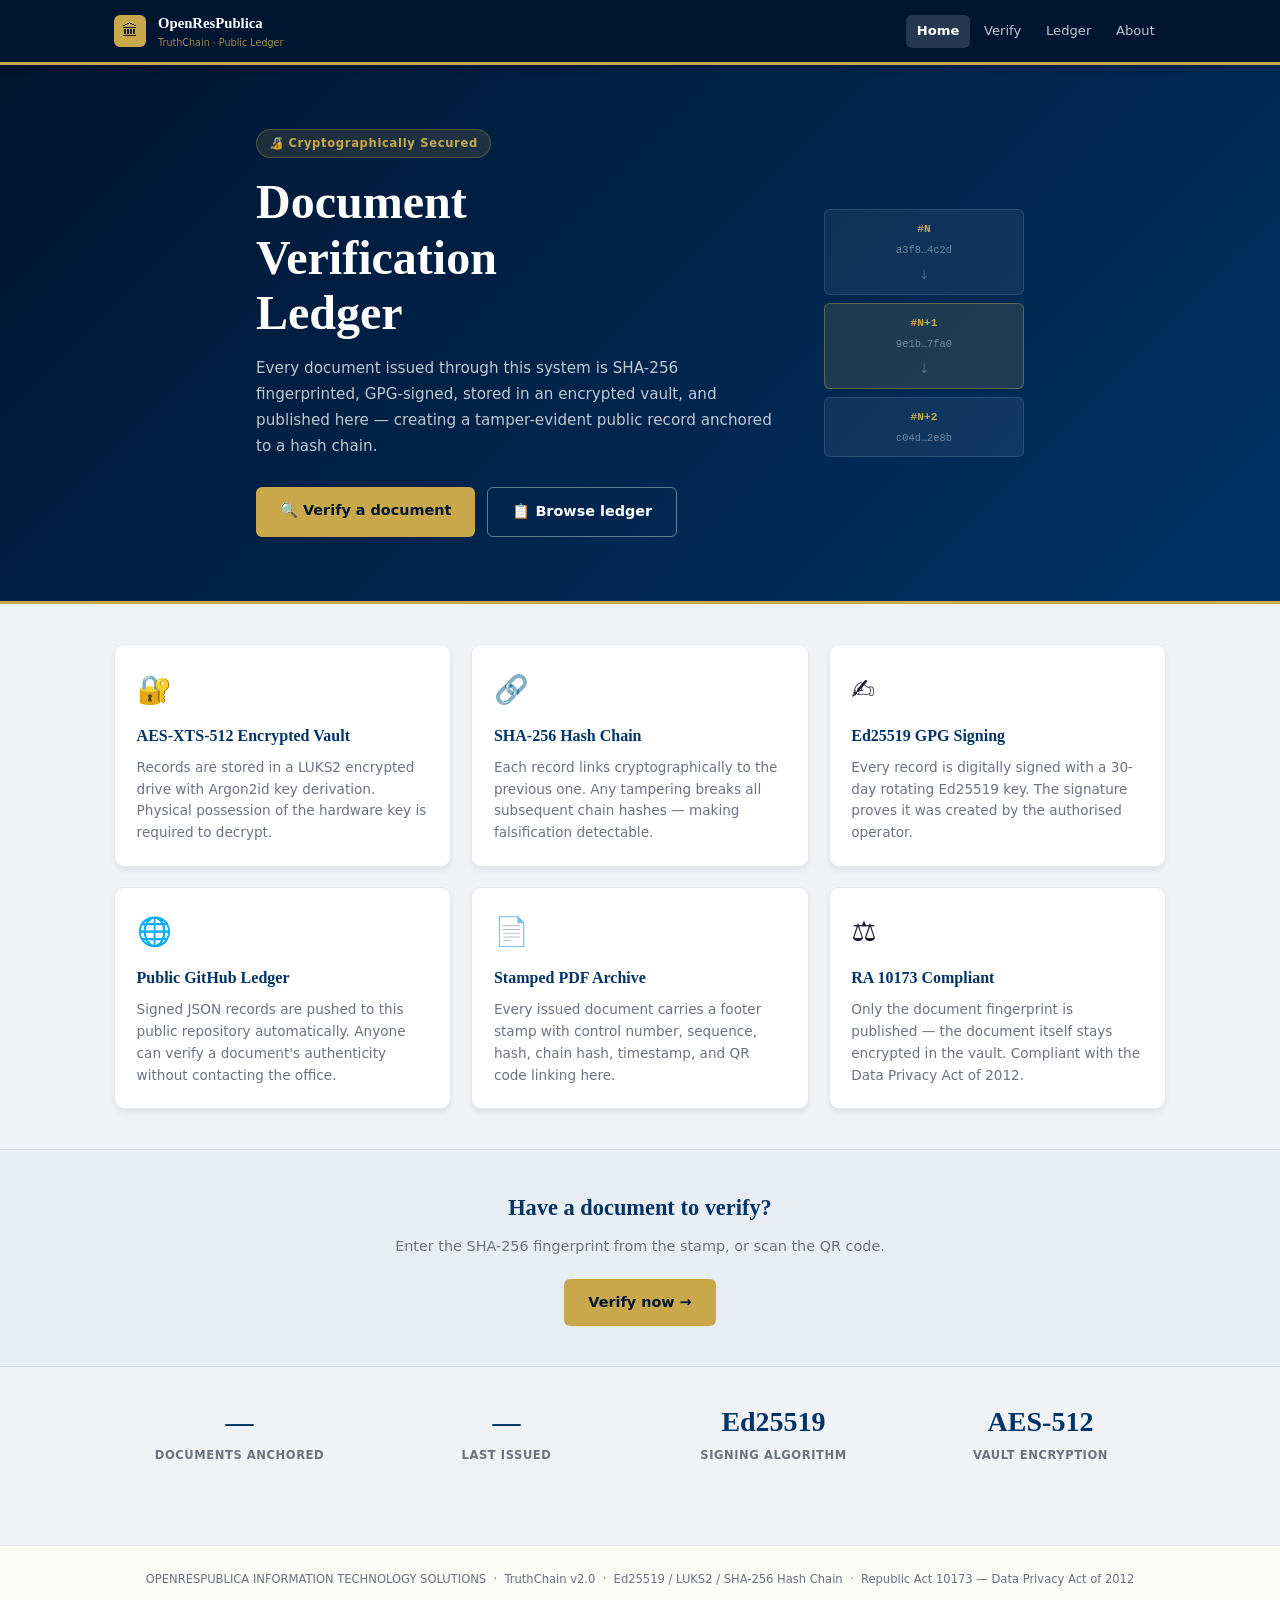
<file: docs/index.html>
<!DOCTYPE html>
<html lang="en">
<head>
    <meta charset="UTF-8">
    <meta name="viewport" content="width=device-width, initial-scale=1.0">
    <meta name="description" content="OpenResPublica TruthChain — Cryptographic Document Verification Ledger">
    <meta name="theme-color" content="#002147">
    <title data-config="portal.title">TruthChain | OpenResPublica</title>
    <link rel="stylesheet" href="assets/style.css">
    <link rel="icon" href="data:image/svg+xml,<svg xmlns='http://www.w3.org/2000/svg' viewBox='0 0 100 100'><text y='.9em' font-size='90'>🏛</text></svg>">
</head>
<body>
<header class="topbar">
    <div class="topbar-inner">
        <div class="brand">
            <div class="brand-badge" aria-hidden="true">🏛</div>
            <div>
                <span class="brand-name">OpenResPublica</span>
                <span class="brand-sub">TruthChain · Public Ledger</span>
            </div>
        </div>
        <nav class="topnav" aria-label="Site navigation">
            <a href="index.html"   class="nav-link active" aria-current="page">Home</a>
            <a href="verify.html"  class="nav-link">Verify</a>
            <a href="records.html" class="nav-link">Ledger</a>
            <a href="about.html"   class="nav-link">About</a>
        </nav>
    </div>
</header>

<main>
    <section class="hero">
        <div class="hero-inner">
            <div class="hero-badge">🔏 Cryptographically Secured</div>
            <h1 class="hero-title">Document<br>Verification<br>Ledger</h1>
            <p class="hero-sub">
                Every document issued through this system is SHA-256 fingerprinted,
                GPG-signed, stored in an encrypted vault, and published here —
                creating a tamper-evident public record anchored to a hash chain.
            </p>
            <div class="hero-actions">
                <a href="verify.html"  class="btn-hero-primary">🔍 Verify a document</a>
                <a href="records.html" class="btn-hero-outline">📋 Browse ledger</a>
            </div>
        </div>
        <div class="hero-visual" aria-hidden="true">
            <div class="chain-preview">
                <div class="chain-block">
                    <div class="cb-seq">#N</div>
                    <div class="cb-hash">a3f8…4c2d</div>
                    <div class="cb-arrow">↓</div>
                </div>
                <div class="chain-block chain-block--active">
                    <div class="cb-seq">#N+1</div>
                    <div class="cb-hash">9e1b…7fa0</div>
                    <div class="cb-arrow">↓</div>
                </div>
                <div class="chain-block">
                    <div class="cb-seq">#N+2</div>
                    <div class="cb-hash">c04d…2e8b</div>
                </div>
            </div>
        </div>
    </section>

    <section class="features container">
        <div class="feature-card">
            <div class="feature-icon">🔐</div>
            <h3>AES-XTS-512 Encrypted Vault</h3>
            <p>Records are stored in a LUKS2 encrypted drive with Argon2id key derivation. Physical possession of the hardware key is required to decrypt.</p>
        </div>
        <div class="feature-card">
            <div class="feature-icon">🔗</div>
            <h3>SHA-256 Hash Chain</h3>
            <p>Each record links cryptographically to the previous one. Any tampering breaks all subsequent chain hashes — making falsification detectable.</p>
        </div>
        <div class="feature-card">
            <div class="feature-icon">✍️</div>
            <h3>Ed25519 GPG Signing</h3>
            <p>Every record is digitally signed with a 30-day rotating Ed25519 key. The signature proves it was created by the authorised operator.</p>
        </div>
        <div class="feature-card">
            <div class="feature-icon">🌐</div>
            <h3>Public GitHub Ledger</h3>
            <p>Signed JSON records are pushed to this public repository automatically. Anyone can verify a document's authenticity without contacting the office.</p>
        </div>
        <div class="feature-card">
            <div class="feature-icon">📄</div>
            <h3>Stamped PDF Archive</h3>
            <p>Every issued document carries a footer stamp with control number, sequence, hash, chain hash, timestamp, and QR code linking here.</p>
        </div>
        <div class="feature-card">
            <div class="feature-icon">⚖️</div>
            <h3>RA 10173 Compliant</h3>
            <p>Only the document fingerprint is published — the document itself stays encrypted in the vault. Compliant with the Data Privacy Act of 2012.</p>
        </div>
    </section>

    <section class="cta-strip">
        <div class="container">
            <h2>Have a document to verify?</h2>
            <p>Enter the SHA-256 fingerprint from the stamp, or scan the QR code.</p>
            <a href="verify.html" class="btn-hero-primary">Verify now →</a>
        </div>
    </section>

    <section class="stats-strip container">
        <div class="stat-block">
            <div class="stat-n" id="statTotal">—</div>
            <div class="stat-l">Documents anchored</div>
        </div>
        <div class="stat-block">
            <div class="stat-n" id="statLatest">—</div>
            <div class="stat-l">Last issued</div>
        </div>
        <div class="stat-block">
            <div class="stat-n">Ed25519</div>
            <div class="stat-l">Signing algorithm</div>
        </div>
        <div class="stat-block">
            <div class="stat-n">AES-512</div>
            <div class="stat-l">Vault encryption</div>
        </div>
    </section>
</main>

<footer class="site-footer">
    <div class="footer-inner">
        <span data-config="lgu.name">OpenResPublica</span> &nbsp;·&nbsp;
        TruthChain v2.0 &nbsp;·&nbsp;
        Ed25519 / LUKS2 / SHA-256 Hash Chain &nbsp;·&nbsp;
        Republic Act 10173 — Data Privacy Act of 2012
    </div>
</footer>

<script src="assets/config-loader.js"></script>
<script>
document.addEventListener('orp:config', async ({ detail: cfg }) => {
    try {
        const res  = await fetch(
            cfg.github.manifest_url + '?t=' + Date.now(),
            { signal: AbortSignal.timeout(10000) }
        );
        if (!res.ok) return;
        const data = await res.json();
        const set  = (id, v) => { const e = document.getElementById(id); if (e) e.textContent = v; };
        set('statTotal',  data.length);
        set('statLatest', (data[0]?.timestamp || '—').split(' ')[0]);
    } catch {}
});
</script>
</body>
</html>
</file>
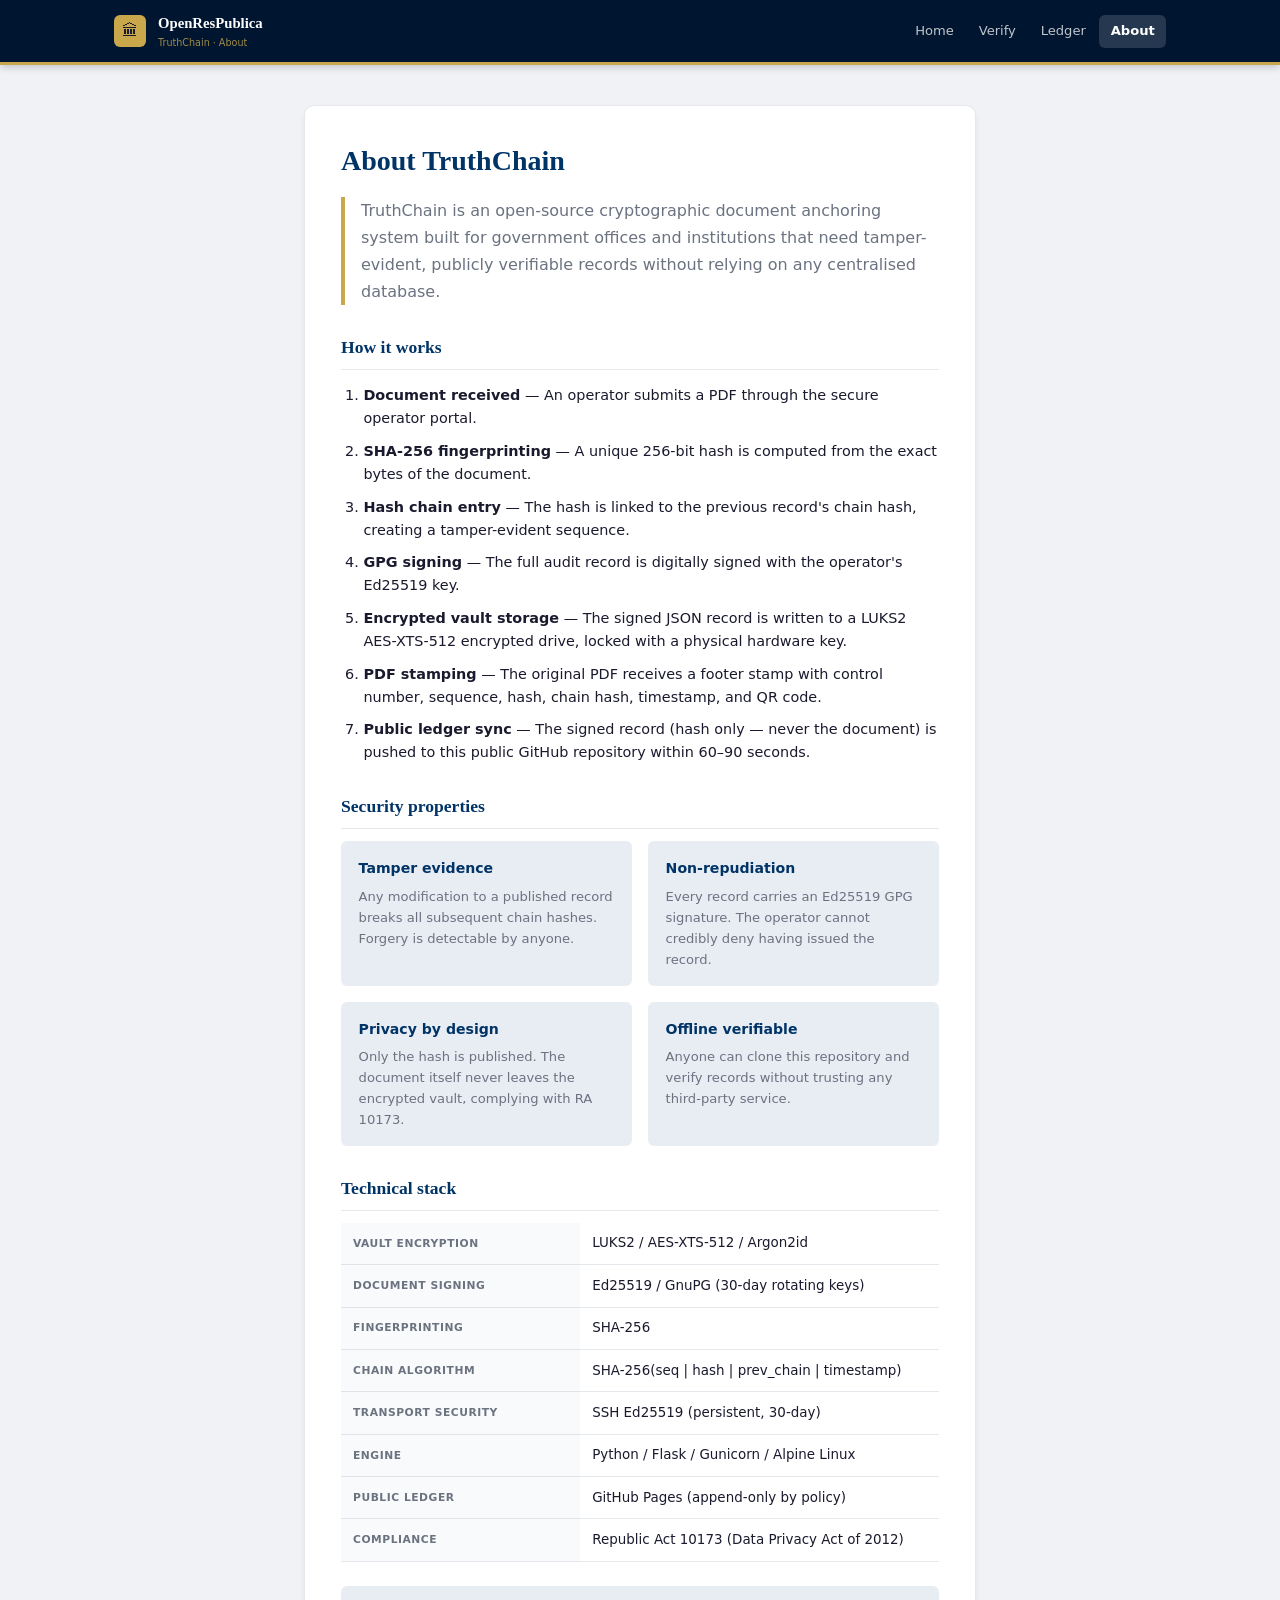
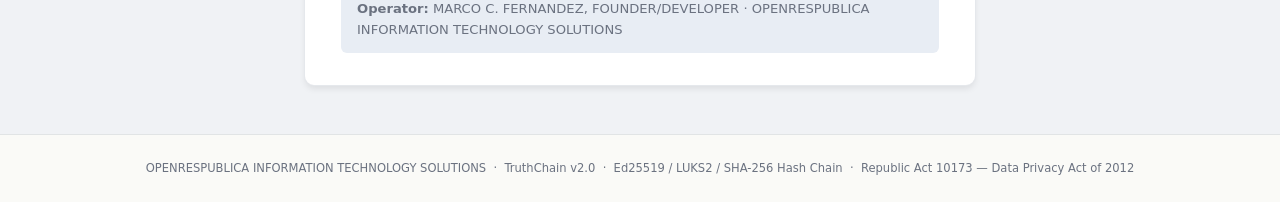
<file: docs/about.html>
<!DOCTYPE html>
<html lang="en">
<head>
    <meta charset="UTF-8">
    <meta name="viewport" content="width=device-width, initial-scale=1.0">
    <meta name="description" content="About the OpenResPublica TruthChain document verification system.">
    <meta name="theme-color" content="#002147">
    <title>About | OpenResPublica TruthChain</title>
    <link rel="stylesheet" href="assets/style.css">
    <link rel="icon" href="data:image/svg+xml,<svg xmlns='http://www.w3.org/2000/svg' viewBox='0 0 100 100'><text y='.9em' font-size='90'>🏛</text></svg>">
</head>
<body>
<header class="topbar">
    <div class="topbar-inner">
        <div class="brand">
            <div class="brand-badge" aria-hidden="true">🏛</div>
            <div>
                <span class="brand-name">OpenResPublica</span>
                <span class="brand-sub">TruthChain · About</span>
            </div>
        </div>
        <nav class="topnav" aria-label="Site navigation">
            <a href="index.html"   class="nav-link">Home</a>
            <a href="verify.html"  class="nav-link">Verify</a>
            <a href="records.html" class="nav-link">Ledger</a>
            <a href="about.html"   class="nav-link active" aria-current="page">About</a>
        </nav>
    </div>
</header>

<main class="page-main">
    <div class="about-card">
        <h1>About TruthChain</h1>
        <p class="about-lead">
            TruthChain is an open-source cryptographic document anchoring system
            built for government offices and institutions that need tamper-evident,
            publicly verifiable records without relying on any centralised database.
        </p>

        <h2>How it works</h2>
        <ol class="how-list">
            <li><strong>Document received</strong> — An operator submits a PDF through the secure operator portal.</li>
            <li><strong>SHA-256 fingerprinting</strong> — A unique 256-bit hash is computed from the exact bytes of the document.</li>
            <li><strong>Hash chain entry</strong> — The hash is linked to the previous record's chain hash, creating a tamper-evident sequence.</li>
            <li><strong>GPG signing</strong> — The full audit record is digitally signed with the operator's Ed25519 key.</li>
            <li><strong>Encrypted vault storage</strong> — The signed JSON record is written to a LUKS2 AES-XTS-512 encrypted drive, locked with a physical hardware key.</li>
            <li><strong>PDF stamping</strong> — The original PDF receives a footer stamp with control number, sequence, hash, chain hash, timestamp, and QR code.</li>
            <li><strong>Public ledger sync</strong> — The signed record (hash only — never the document) is pushed to this public GitHub repository within 60–90 seconds.</li>
        </ol>

        <h2>Security properties</h2>
        <div class="security-grid">
            <div class="sec-item">
                <h4>Tamper evidence</h4>
                <p>Any modification to a published record breaks all subsequent chain hashes. Forgery is detectable by anyone.</p>
            </div>
            <div class="sec-item">
                <h4>Non-repudiation</h4>
                <p>Every record carries an Ed25519 GPG signature. The operator cannot credibly deny having issued the record.</p>
            </div>
            <div class="sec-item">
                <h4>Privacy by design</h4>
                <p>Only the hash is published. The document itself never leaves the encrypted vault, complying with RA 10173.</p>
            </div>
            <div class="sec-item">
                <h4>Offline verifiable</h4>
                <p>Anyone can clone this repository and verify records without trusting any third-party service.</p>
            </div>
        </div>

        <h2>Technical stack</h2>
        <table class="about-table">
            <tbody>
                <tr><th>Vault encryption</th><td>LUKS2 / AES-XTS-512 / Argon2id</td></tr>
                <tr><th>Document signing</th><td>Ed25519 / GnuPG (30-day rotating keys)</td></tr>
                <tr><th>Fingerprinting</th><td>SHA-256</td></tr>
                <tr><th>Chain algorithm</th><td>SHA-256(seq | hash | prev_chain | timestamp)</td></tr>
                <tr><th>Transport security</th><td>SSH Ed25519 (persistent, 30-day)</td></tr>
                <tr><th>Engine</th><td>Python / Flask / Gunicorn / Alpine Linux</td></tr>
                <tr><th>Public ledger</th><td>GitHub Pages (append-only by policy)</td></tr>
                <tr><th>Compliance</th><td>Republic Act 10173 (Data Privacy Act of 2012)</td></tr>
            </tbody>
        </table>

        <div class="about-footer-note">
            <strong>Operator:</strong>
            <span data-config="lgu.signer_name">—</span>,
            <span data-config="lgu.signer_position">—</span> ·
            <span data-config="lgu.name">—</span>
        </div>
    </div>
</main>

<footer class="site-footer">
    <div class="footer-inner">
        <span data-config="lgu.name">OpenResPublica</span> &nbsp;·&nbsp;
        TruthChain v2.0 &nbsp;·&nbsp;
        Ed25519 / LUKS2 / SHA-256 Hash Chain &nbsp;·&nbsp;
        Republic Act 10173 — Data Privacy Act of 2012
    </div>
</footer>

<script src="assets/config-loader.js"></script>
</body>
</html>
</file>
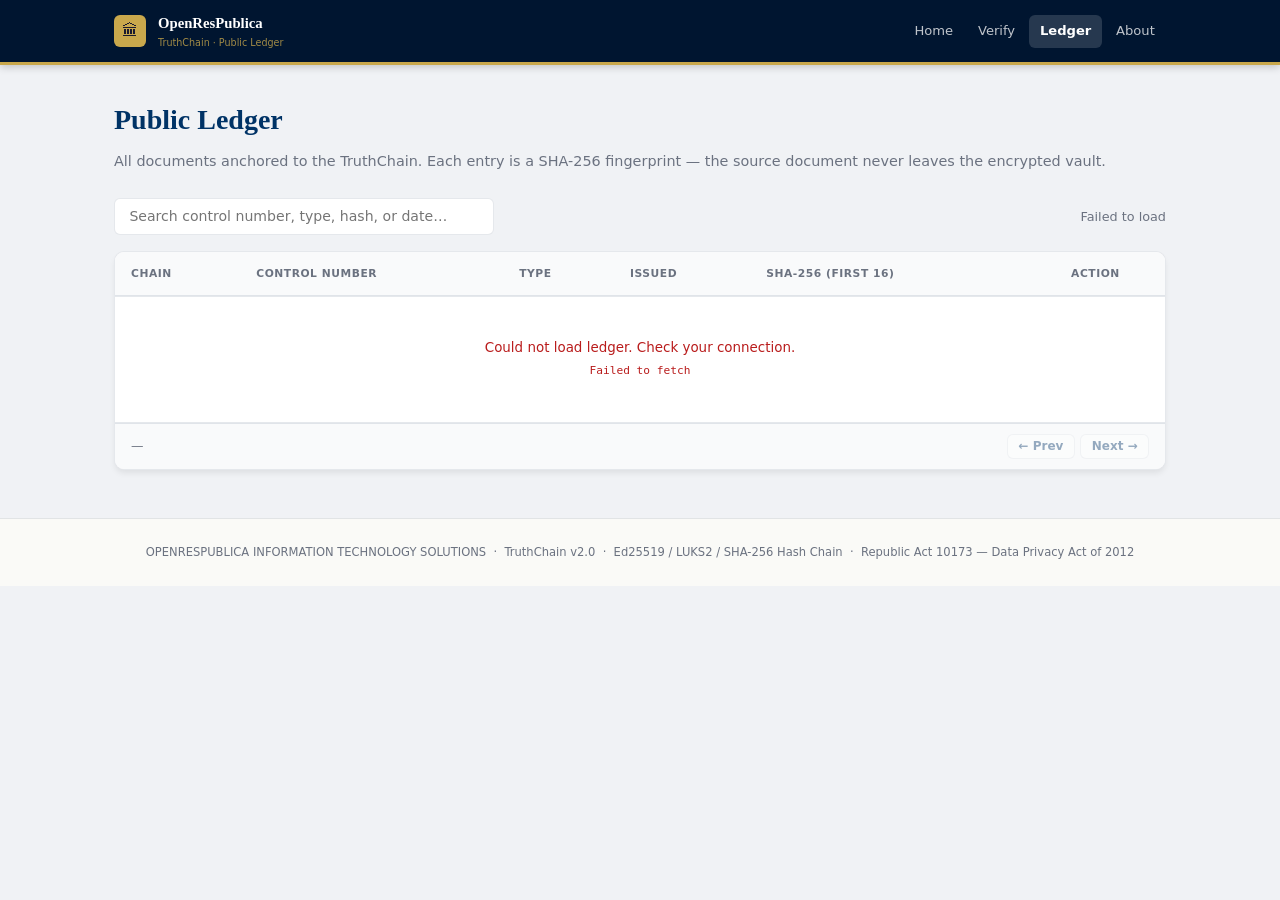
<file: docs/records.html>
<!DOCTYPE html>
<html lang="en">
<head>
    <meta charset="UTF-8">
    <meta name="viewport" content="width=device-width, initial-scale=1.0">
    <meta name="description" content="Public ledger of all documents anchored to the OpenResPublica TruthChain.">
    <meta name="theme-color" content="#002147">
    <title>Public Ledger | OpenResPublica TruthChain</title>
    <link rel="stylesheet" href="assets/style.css">
    <link rel="icon" href="data:image/svg+xml,<svg xmlns='http://www.w3.org/2000/svg' viewBox='0 0 100 100'><text y='.9em' font-size='90'>🏛</text></svg>">
</head>
<body>
<header class="topbar">
    <div class="topbar-inner">
        <div class="brand">
            <div class="brand-badge" aria-hidden="true">🏛</div>
            <div>
                <span class="brand-name">OpenResPublica</span>
                <span class="brand-sub">TruthChain · Public Ledger</span>
            </div>
        </div>
        <nav class="topnav" aria-label="Site navigation">
            <a href="index.html"   class="nav-link">Home</a>
            <a href="verify.html"  class="nav-link">Verify</a>
            <a href="records.html" class="nav-link active" aria-current="page">Ledger</a>
            <a href="about.html"   class="nav-link">About</a>
        </nav>
    </div>
</header>

<main class="page-main page-main--wide">
    <div class="page-header">
        <h1>Public Ledger</h1>
        <p class="page-sub">
            All documents anchored to the TruthChain.
            Each entry is a SHA-256 fingerprint — the source document
            never leaves the encrypted vault.
        </p>
    </div>

    <div class="ledger-toolbar">
        <input type="search" id="searchBox" class="search-input"
               placeholder="Search control number, type, hash, or date…"
               aria-label="Search records">
        <span id="ledgerCount" class="ledger-count" aria-live="polite">Loading…</span>
    </div>

    <div style="overflow-x:auto;background:#fff;border-radius:10px;border:1px solid rgba(0,33,71,.1);box-shadow:0 4px 6px -1px rgba(0,0,0,.08)">
        <table role="table" aria-label="Document ledger">
            <thead>
                <tr>
                    <th scope="col">Chain</th>
                    <th scope="col">Control number</th>
                    <th scope="col">Type</th>
                    <th scope="col">Issued</th>
                    <th scope="col">SHA-256 (first 16)</th>
                    <th scope="col" style="text-align:center">Action</th>
                </tr>
            </thead>
            <tbody id="ledgerBody">
                <tr>
                    <td colspan="6" class="tbl-center">
                        <div class="spinner"></div> Loading…
                    </td>
                </tr>
            </tbody>
        </table>
        <div class="table-footer">
            <span id="pageInfo" aria-live="polite">—</span>
            <div class="page-btns">
                <button class="page-btn" id="lPrev" disabled aria-label="Previous page">← Prev</button>
                <button class="page-btn" id="lNext" disabled aria-label="Next page">Next →</button>
            </div>
        </div>
    </div>
</main>

<footer class="site-footer">
    <div class="footer-inner">
        <span data-config="lgu.name">OpenResPublica</span> &nbsp;·&nbsp;
        TruthChain v2.0 &nbsp;·&nbsp;
        Ed25519 / LUKS2 / SHA-256 Hash Chain &nbsp;·&nbsp;
        Republic Act 10173 — Data Privacy Act of 2012
    </div>
</footer>

<script src="assets/config-loader.js"></script>
<script src="assets/ledger.js"></script>
</body>
</html>
</file>
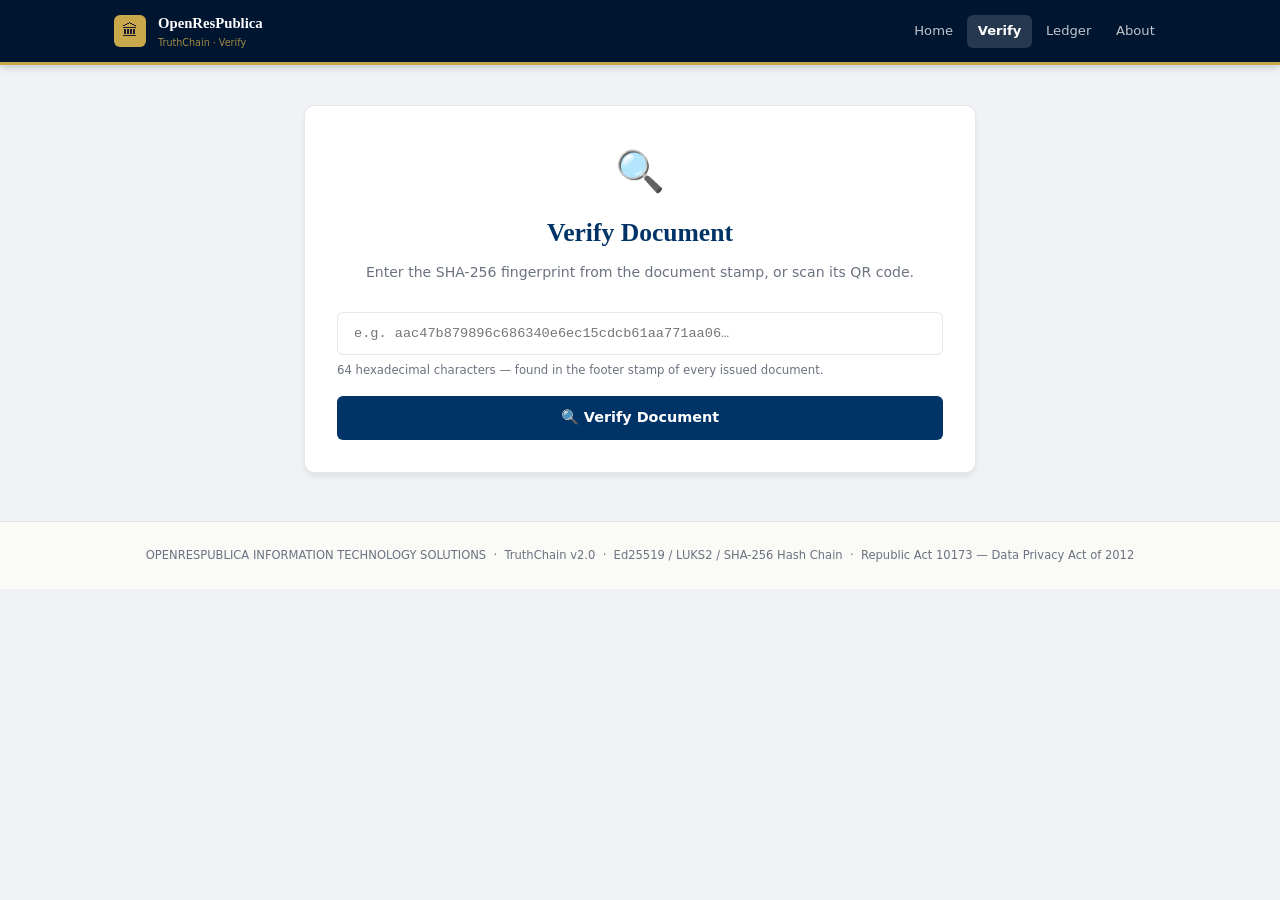
<file: docs/verify.html>
<!DOCTYPE html>
<html lang="en">
<head>
    <meta charset="UTF-8">
    <meta name="viewport" content="width=device-width, initial-scale=1.0">
    <meta name="description" content="Verify a document's authenticity on the OpenResPublica TruthChain ledger.">
    <meta name="theme-color" content="#002147">
    <title>Verify | OpenResPublica TruthChain</title>
    <link rel="stylesheet" href="assets/style.css">
    <link rel="icon" href="data:image/svg+xml,<svg xmlns='http://www.w3.org/2000/svg' viewBox='0 0 100 100'><text y='.9em' font-size='90'>🏛</text></svg>">
</head>
<body>
<header class="topbar">
    <div class="topbar-inner">
        <div class="brand">
            <div class="brand-badge" aria-hidden="true">🏛</div>
            <div>
                <span class="brand-name">OpenResPublica</span>
                <span class="brand-sub">TruthChain · Verify</span>
            </div>
        </div>
        <nav class="topnav" aria-label="Site navigation">
            <a href="index.html"   class="nav-link">Home</a>
            <a href="verify.html"  class="nav-link active" aria-current="page">Verify</a>
            <a href="records.html" class="nav-link">Ledger</a>
            <a href="about.html"   class="nav-link">About</a>
        </nav>
    </div>
</header>

<main class="page-main">
    <div class="verify-card">
        <div class="verify-header">
            <div class="verify-icon">🔍</div>
            <h1>Verify Document</h1>
            <p class="verify-sub">
                Enter the SHA-256 fingerprint from the document stamp,
                or scan its QR code.
            </p>
        </div>

        <form id="verifyForm" novalidate>
            <div class="hash-input-wrap">
                <label class="sr-only" for="hashInput">SHA-256 fingerprint</label>
                <input type="text" id="hashInput" name="hash"
                       class="hash-input"
                       placeholder="e.g. aac47b879896c686340e6ec15cdcb61aa771aa06…"
                       maxlength="64"
                       autocomplete="off"
                       autocorrect="off"
                       autocapitalize="none"
                       spellcheck="false"
                       aria-describedby="hashHint">
                <p class="hash-hint" id="hashHint">
                    64 hexadecimal characters — found in the footer stamp of every issued document.
                </p>
            </div>
            <button type="submit" class="btn-verify" id="verifyBtn">
                🔍 Verify Document
            </button>
        </form>

        <div id="verifyStatus" style="display:none">
            <div class="verify-loading">
                <div class="spinner"></div>
                <span>Querying ledger…</span>
            </div>
        </div>

        <div id="resultFound" class="result-card result-found"
             role="alert" aria-live="polite" style="display:none">
            <div class="result-badge result-badge--ok">✓ Authenticated</div>
            <h2>Document Verified</h2>
            <p class="result-intro">
                This document's fingerprint is registered on the
                OpenResPublica TruthChain public ledger.
            </p>
            <dl class="result-kv" id="resultDetails"></dl>
            <div class="result-chain" id="resultChain"></div>
            <div id="resultSig"></div>
        </div>

        <div id="resultNotFound" class="result-card result-notfound"
             role="alert" aria-live="polite" style="display:none">
            <div class="result-badge result-badge--err">✕ Not Found</div>
            <h2>Record Not Found</h2>
            <p>No record matches this fingerprint:</p>
            <code class="hash-display" id="notFoundHash"></code>
            <div class="notfound-hints">
                <p><strong>Possible reasons:</strong></p>
                <ul>
                    <li>The document was issued within the last 60–90 seconds —
                        allow time for ledger synchronisation and try again.</li>
                    <li>The hash was entered incorrectly — check for missing
                        or extra characters.</li>
                    <li>The document was not issued through this system.</li>
                </ul>
            </div>
        </div>
    </div>
</main>

<footer class="site-footer">
    <div class="footer-inner">
        <span data-config="lgu.name">OpenResPublica</span> &nbsp;·&nbsp;
        TruthChain v2.0 &nbsp;·&nbsp;
        Ed25519 / LUKS2 / SHA-256 Hash Chain &nbsp;·&nbsp;
        Republic Act 10173 — Data Privacy Act of 2012
    </div>
</footer>

<script src="assets/config-loader.js"></script>
<script src="assets/verify.js"></script>
</body>
</html>
</file>
<file: docs/assets/style.css>
/* ================================================================
   OpenResPublica TruthChain — Public GitHub Pages
   System fonts · Navy/Gold civic palette · No external deps
   ================================================================ */

:root {
    --navy:       #002147;
    --navy-deep:  #001530;
    --navy-mid:   #003366;
    --navy-light: #e8edf4;
    --gold:       #C9A84C;
    --gold-pale:  #FDF3D0;
    --gold-dark:  #9a7a30;
    --white:      #FAFAF7;
    --ink:        #1a1a2e;
    --muted:      #6b7280;
    --border:     rgba(0,33,71,.1);
    --green:      #1E7A3E;
    --green-pale: #F0FAF4;
    --green-b:    #86EFAC;
    --red:        #B91C1C;
    --red-pale:   #FEF2F2;
    --red-b:      #FCA5A5;

    --font-sans:  ui-sans-serif, system-ui, -apple-system,
                  BlinkMacSystemFont, 'Segoe UI', Roboto, Helvetica,
                  Arial, sans-serif;
    --font-serif: ui-serif, Georgia, 'Times New Roman', serif;
    --font-mono:  ui-monospace, 'Cascadia Code', 'Fira Code',
                  'Courier New', monospace;

    --radius:    10px;
    --radius-sm: 6px;
    --shadow:    0 4px 6px -1px rgba(0,0,0,.08);
}

*, *::before, *::after { box-sizing: border-box; }
html { scroll-behavior: smooth; }
body {
    margin: 0;
    font-family: var(--font-sans);
    background: #F0F2F5;
    color: var(--ink);
    line-height: 1.65;
    -webkit-font-smoothing: antialiased;
}

/* ── Topbar ──────────────────────────────────────────────────── */
.topbar {
    background: var(--navy-deep);
    border-bottom: 3px solid var(--gold);
    position: sticky; top: 0; z-index: 100;
    box-shadow: 0 2px 8px rgba(0,0,0,.2);
}
.topbar-inner {
    max-width: 1100px; margin: 0 auto;
    padding: .7rem 1.5rem;
    display: flex; align-items: center;
    justify-content: space-between; gap: 1rem;
}
.brand { display: flex; align-items: center; gap: .75rem; }
.brand-badge {
    width: 32px; height: 32px;
    background: var(--gold); border-radius: var(--radius-sm);
    display: flex; align-items: center; justify-content: center;
    font-size: 1rem; flex-shrink: 0;
}
.brand-name {
    display: block; font-family: var(--font-serif);
    color: #fff; font-size: .92rem; font-weight: 700;
}
.brand-sub {
    display: block; color: var(--gold);
    font-size: .6rem; opacity: .8;
}
.topnav { display: flex; gap: .15rem; }
.nav-link {
    color: rgba(255,255,255,.75);
    text-decoration: none; font-size: .82rem; font-weight: 500;
    padding: .35rem .7rem; border-radius: var(--radius-sm);
    transition: background .15s, color .15s;
}
.nav-link:hover  { background: rgba(255,255,255,.1); color: #fff; }
.nav-link.active { background: rgba(255,255,255,.15); color: #fff; font-weight: 700; }

/* ── Utilities ───────────────────────────────────────────────── */
.container   { max-width: 1100px; margin: 0 auto; padding: 0 1.5rem; }
.sr-only {
    position: absolute; width: 1px; height: 1px;
    padding: 0; margin: -1px; overflow: hidden;
    clip: rect(0,0,0,0); white-space: nowrap; border: 0;
}

/* ── Page layouts ────────────────────────────────────────────── */
.page-main {
    max-width: 720px; margin: 2.5rem auto; padding: 0 1.5rem;
}
.page-main--wide {
    max-width: 1100px; margin: 2rem auto; padding: 0 1.5rem;
}
.page-header { margin-bottom: 1.5rem; }
.page-header h1 {
    font-family: var(--font-serif); font-size: 1.75rem;
    color: var(--navy-mid); margin: 0 0 .4rem;
}
.page-sub { color: var(--muted); font-size: .9rem; margin: 0; }

/* ── Hero ────────────────────────────────────────────────────── */
.hero {
    background: linear-gradient(135deg, var(--navy-deep) 0%, var(--navy-mid) 100%);
    border-bottom: 3px solid var(--gold);
    padding: 4rem 1.5rem;
    display: flex; align-items: center; justify-content: center;
    gap: 3rem; flex-wrap: wrap;
}
.hero-inner { max-width: 520px; }
.hero-badge {
    display: inline-block;
    background: rgba(201,168,76,.15); color: var(--gold);
    border: 1px solid rgba(201,168,76,.3);
    padding: 4px 12px; border-radius: 99px;
    font-size: .72rem; font-weight: 700; letter-spacing: .06em;
    margin-bottom: 1rem;
}
.hero-title {
    font-family: var(--font-serif);
    font-size: clamp(2rem, 5vw, 3rem);
    color: #fff; margin: 0 0 1rem;
    line-height: 1.15; font-weight: 700;
}
.hero-sub {
    color: rgba(255,255,255,.75); font-size: .95rem;
    margin: 0 0 1.75rem; line-height: 1.7;
}
.hero-actions { display: flex; gap: .75rem; flex-wrap: wrap; }

.btn-hero-primary {
    background: var(--gold); color: var(--navy-deep);
    padding: .75rem 1.5rem; border-radius: var(--radius-sm);
    font-weight: 700; font-size: .9rem;
    text-decoration: none; display: inline-block;
    transition: background .15s;
}
.btn-hero-primary:hover { background: #e0bc5c; }

.btn-hero-outline {
    background: transparent; color: #fff;
    border: 1.5px solid rgba(255,255,255,.4);
    padding: .75rem 1.5rem; border-radius: var(--radius-sm);
    font-weight: 600; font-size: .9rem;
    text-decoration: none; display: inline-block;
    transition: border-color .15s, background .15s;
}
.btn-hero-outline:hover { border-color: #fff; background: rgba(255,255,255,.06); }

/* Chain preview visual */
.chain-preview { display: flex; flex-direction: column; gap: .5rem; }
.chain-block {
    background: rgba(255,255,255,.06);
    border: 1px solid rgba(255,255,255,.12);
    border-radius: var(--radius-sm);
    padding: .6rem 1rem; min-width: 200px; text-align: center;
}
.chain-block--active {
    background: rgba(201,168,76,.15);
    border-color: rgba(201,168,76,.4);
}
.cb-seq  { font-family: var(--font-mono); color: var(--gold); font-size: .7rem; font-weight: 700; }
.cb-hash { font-family: var(--font-mono); color: rgba(255,255,255,.4); font-size: .65rem; margin-top: .2rem; }
.cb-arrow { color: rgba(255,255,255,.25); font-size: .8rem; margin-top: .3rem; }

/* ── Feature grid ────────────────────────────────────────────── */
.features {
    display: grid;
    grid-template-columns: repeat(auto-fit, minmax(280px, 1fr));
    gap: 1.25rem; padding: 2.5rem 1.5rem;
}
.feature-card {
    background: #fff; border: 1px solid var(--border);
    border-radius: var(--radius); padding: 1.35rem; box-shadow: var(--shadow);
}
.feature-icon { font-size: 1.75rem; margin-bottom: .6rem; }
.feature-card h3 {
    font-family: var(--font-serif); font-size: 1rem;
    color: var(--navy-mid); margin: 0 0 .5rem; font-weight: 700;
}
.feature-card p { font-size: .85rem; color: var(--muted); margin: 0; line-height: 1.6; }

/* ── CTA strip ───────────────────────────────────────────────── */
.cta-strip {
    background: var(--navy-light);
    border-top: 1px solid var(--border);
    border-bottom: 1px solid var(--border);
    padding: 2.5rem 1.5rem; text-align: center;
}
.cta-strip h2 {
    font-family: var(--font-serif); color: var(--navy-mid);
    margin: 0 0 .5rem; font-size: 1.4rem;
}
.cta-strip p { color: var(--muted); margin: 0 0 1.25rem; font-size: .9rem; }

/* ── Stats strip ─────────────────────────────────────────────── */
.stats-strip {
    display: grid;
    grid-template-columns: repeat(auto-fit, minmax(150px, 1fr));
    gap: 1rem; padding: 2rem 1.5rem; text-align: center;
}
.stat-n {
    font-family: var(--font-serif); font-size: 1.75rem;
    font-weight: 700; color: var(--navy-mid);
}
.stat-l {
    font-size: .72rem; text-transform: uppercase;
    letter-spacing: .05em; color: var(--muted); font-weight: 600;
}

/* ── Verify card ─────────────────────────────────────────────── */
.verify-card {
    background: #fff; border: 1px solid var(--border);
    border-radius: var(--radius); box-shadow: var(--shadow); padding: 2rem;
}
.verify-header { text-align: center; margin-bottom: 1.75rem; }
.verify-icon { font-size: 2.5rem; margin-bottom: .5rem; }
.verify-header h1 {
    font-family: var(--font-serif); font-size: 1.6rem;
    color: var(--navy-mid); margin: 0 0 .4rem;
}
.verify-sub { color: var(--muted); font-size: .88rem; margin: 0; }

.hash-input-wrap { margin-bottom: 1rem; }
.hash-input {
    width: 100%; padding: .8rem 1rem;
    font-family: var(--font-mono); font-size: .85rem;
    border: 1.5px solid var(--border); border-radius: var(--radius-sm);
    transition: border-color .15s, box-shadow .15s;
}
.hash-input:focus {
    outline: none; border-color: var(--navy-mid);
    box-shadow: 0 0 0 3px rgba(0,51,102,.1);
}
.hash-hint { font-size: .73rem; color: var(--muted); margin: .35rem 0 0; }

.btn-verify {
    width: 100%; padding: .85rem;
    background: var(--navy-mid); color: #fff;
    border: none; border-radius: var(--radius-sm);
    font-family: var(--font-sans); font-size: .9rem; font-weight: 700;
    cursor: pointer; transition: background .15s;
}
.btn-verify:hover    { background: var(--navy); }
.btn-verify:disabled { opacity: .6; cursor: not-allowed; }

.verify-loading {
    display: flex; align-items: center; gap: .75rem;
    color: var(--muted); font-size: .88rem; margin-top: 1.25rem;
}

/* Result cards */
.result-card {
    margin-top: 1.5rem; border-radius: var(--radius);
    border: 2px solid var(--border); overflow: hidden;
    animation: fadeIn .25s ease;
}
@keyframes fadeIn {
    from { opacity: 0; transform: translateY(8px); }
    to   { opacity: 1; transform: translateY(0); }
}
.result-found    { border-color: var(--green-b); }
.result-notfound { border-color: var(--red-b); }

.result-badge {
    padding: .6rem 1.25rem;
    font-weight: 700; font-size: .88rem; letter-spacing: .03em;
}
.result-badge--ok  { background: var(--green-pale); color: var(--green); }
.result-badge--err { background: var(--red-pale);   color: var(--red); }

.result-card h2 {
    font-family: var(--font-serif); font-size: 1.2rem;
    margin: 1rem 1.25rem .25rem; color: var(--navy-mid);
}
.result-intro { font-size: .88rem; color: var(--muted); margin: 0 1.25rem 1rem; }

.result-kv {
    display: grid; grid-template-columns: auto 1fr;
    gap: .3rem 1rem; padding: 0 1.25rem 1rem; font-size: .84rem;
}
.result-kv dt { font-weight: 700; color: var(--muted); white-space: nowrap; }
.result-kv dd { margin: 0; word-break: break-word; }

.result-chain {
    padding: .9rem 1.25rem;
    background: var(--navy-light);
    border-top: 1px solid var(--border); font-size: .82rem;
}
.result-chain h3 {
    font-size: .78rem; text-transform: uppercase;
    letter-spacing: .05em; color: var(--muted);
    margin: 0 0 .5rem; font-weight: 700;
}
.result-chain dl {
    display: grid; grid-template-columns: auto 1fr;
    gap: .3rem 1rem; margin: 0;
}
.result-chain dt { font-weight: 700; color: var(--muted); white-space: nowrap; }
.result-chain dd {
    margin: 0; font-family: var(--font-mono);
    font-size: .75rem; word-break: break-all;
}

.hash-block {
    display: inline-block;
    font-family: var(--font-mono); font-size: .72rem;
    background: rgba(0,51,102,.06); padding: 1px 4px;
    border-radius: 3px; margin: 1px;
}
.hash-formatted { word-break: break-all; }

.sig-details {
    padding: .75rem 1.25rem 1rem;
    border-top: 1px solid var(--border); font-size: .8rem;
}
.sig-details summary {
    cursor: pointer; font-weight: 600;
    color: var(--muted); font-size: .78rem;
}
.sig-pre {
    margin: .75rem 0 0;
    font-family: var(--font-mono); font-size: .68rem;
    white-space: pre-wrap; word-break: break-all;
    background: #F9FAFB; padding: .75rem; border-radius: var(--radius-sm);
    border: 1px solid var(--border); max-height: 200px; overflow-y: auto;
    color: var(--muted);
}

.notfound-hints {
    padding: 0 1.25rem 1.25rem;
    font-size: .85rem; color: var(--muted);
}
.notfound-hints ul { margin: .3rem 0 0 1.2rem; }
.notfound-hints li { margin-bottom: .3rem; }
.hash-display {
    display: block; font-family: var(--font-mono); font-size: .73rem;
    word-break: break-all;
    background: #F9FAFB; padding: .5rem .9rem;
    border-radius: var(--radius-sm); margin: .5rem 1.25rem .75rem;
    border: 1px solid var(--border);
}

/* ── Ledger table ────────────────────────────────────────────── */
.ledger-toolbar {
    display: flex; align-items: center;
    justify-content: space-between; gap: 1rem;
    margin-bottom: 1rem; flex-wrap: wrap;
}
.search-input {
    flex: 1; min-width: 220px; max-width: 380px;
    padding: .6rem .9rem; font-family: inherit; font-size: .88rem;
    border: 1.5px solid var(--border); border-radius: var(--radius-sm);
    transition: border-color .15s;
}
.search-input:focus { outline: none; border-color: var(--navy-mid); }
.ledger-count { font-size: .8rem; color: var(--muted); white-space: nowrap; }

table { width: 100%; border-collapse: collapse; }
th {
    background: #F9FAFB; text-align: left;
    padding: .8rem 1rem; font-size: .67rem;
    text-transform: uppercase; letter-spacing: .05em;
    color: var(--muted); border-bottom: 2px solid var(--border);
    font-weight: 700;
}
td { padding: .8rem 1rem; border-bottom: 1px solid var(--border); font-size: .84rem; }
tr:hover td { background: rgba(0,51,102,.02); }

.tbl-center {
    text-align: center; padding: 2.5rem; color: var(--muted);
}
.tbl-error { color: var(--red); }

.chain-seq-badge {
    font-family: var(--font-mono); font-size: .72rem; font-weight: 700;
    color: var(--gold-dark); background: var(--gold-pale);
    padding: 2px 7px; border-radius: 4px; display: inline-block;
}
.ctrl-no {
    font-family: var(--font-mono); font-size: .77rem;
    color: var(--navy-mid); font-weight: 600;
}
.badge-type {
    background: var(--gold-pale); color: var(--gold-dark);
    padding: 2px 8px; border-radius: 99px;
    font-size: .67rem; font-weight: 700; display: inline-block;
}
.ts-cell  { font-size: .78rem; color: var(--muted); }
.hash-short {
    font-family: var(--font-mono); font-size: .72rem;
    background: #F1F5F9; padding: 2px 5px; border-radius: 3px;
    color: var(--navy-mid);
}
.btn-verify-link {
    display: inline-block; padding: .22rem .65rem;
    background: transparent; color: var(--navy-mid);
    border: 1px solid var(--border); border-radius: var(--radius-sm);
    text-decoration: none; font-size: .72rem; font-weight: 600;
    transition: background .15s, border-color .15s;
}
.btn-verify-link:hover { background: var(--gold-pale); border-color: var(--gold); }

.table-footer {
    display: flex; align-items: center;
    justify-content: space-between; padding: .65rem 1rem;
    background: #F9FAFB; border-top: 1px solid var(--border);
    font-size: .78rem; color: var(--muted);
}
.page-btns { display: flex; gap: .35rem; }
.page-btn {
    padding: .28rem .65rem; font-size: .75rem; font-family: inherit;
    font-weight: 600; border: 1px solid var(--border);
    background: #fff; border-radius: var(--radius-sm);
    cursor: pointer; color: var(--navy-mid); transition: background .15s;
}
.page-btn:hover:not(:disabled) { background: var(--gold-pale); border-color: var(--gold); }
.page-btn:disabled { opacity: .4; cursor: not-allowed; }

/* ── About ───────────────────────────────────────────────────── */
.about-card {
    background: #fff; border: 1px solid var(--border);
    border-radius: var(--radius); box-shadow: var(--shadow);
    padding: 2rem 2.25rem;
}
.about-card h1 {
    font-family: var(--font-serif); font-size: 1.75rem;
    color: var(--navy-mid); margin: 0 0 .75rem;
}
.about-lead {
    font-size: 1rem; color: var(--muted);
    border-left: 4px solid var(--gold);
    padding-left: 1rem; margin: 0 0 1.75rem; line-height: 1.7;
}
.about-card h2 {
    font-family: var(--font-serif); font-size: 1.1rem;
    color: var(--navy-mid); margin: 1.75rem 0 .75rem;
    border-bottom: 1px solid var(--border); padding-bottom: .4rem;
}
.how-list { font-size: .9rem; color: var(--ink); padding-left: 1.4rem; }
.how-list li { margin-bottom: .6rem; line-height: 1.6; }
.security-grid {
    display: grid; grid-template-columns: repeat(auto-fit, minmax(220px, 1fr));
    gap: 1rem;
}
.sec-item { background: var(--navy-light); border-radius: var(--radius-sm); padding: 1rem 1.1rem; }
.sec-item h4 { font-size: .88rem; color: var(--navy-mid); margin: 0 0 .35rem; font-weight: 700; }
.sec-item p  { font-size: .82rem; color: var(--muted); margin: 0; line-height: 1.6; }
.about-table { width: 100%; border-collapse: collapse; font-size: .85rem; margin-top: .5rem; }
.about-table th, .about-table td {
    padding: .6rem .75rem; border-bottom: 1px solid var(--border); text-align: left;
}
.about-table th { font-weight: 700; color: var(--muted); width: 40%; background: #F9FAFB; }
.about-footer-note {
    margin-top: 1.5rem; padding: .75rem 1rem;
    background: var(--navy-light); border-radius: var(--radius-sm);
    font-size: .82rem; color: var(--muted);
}

/* ── Spinner ─────────────────────────────────────────────────── */
@keyframes spin { to { transform: rotate(360deg); } }
.spinner {
    width: 20px; height: 20px;
    border: 2.5px solid var(--border);
    border-top-color: var(--navy-mid);
    border-radius: 50%; animation: spin .7s linear infinite;
    display: inline-block; vertical-align: middle;
}

/* ── Footer ──────────────────────────────────────────────────── */
.site-footer {
    padding: 1.5rem; text-align: center;
    font-size: .72rem; color: var(--muted);
    border-top: 1px solid var(--border);
    background: var(--white); margin-top: 3rem;
}
.footer-inner { max-width: 1100px; margin: 0 auto; }

/* ── Accessibility ───────────────────────────────────────────── */
:focus-visible { outline: 2px solid var(--navy-mid); outline-offset: 2px; }

/* ── Responsive ──────────────────────────────────────────────── */
@media (max-width: 768px) {
    .hero           { padding: 2.5rem 1.25rem; gap: 1.5rem; }
    .hero-title     { font-size: 2rem; }
    .hero-visual    { display: none; }
    .topnav .nav-link { font-size: .75rem; padding: .3rem .5rem; }
    .page-main      { margin: 1.25rem auto; }
    .about-card     { padding: 1.25rem; }
    .ledger-toolbar { flex-direction: column; align-items: flex-start; }
    .search-input   { max-width: 100%; width: 100%; }
    .stats-strip    { grid-template-columns: repeat(2, 1fr); }
    .result-kv      { grid-template-columns: 1fr; }
    .result-chain dl{ grid-template-columns: 1fr; }
}

@media (max-width: 480px) {
    .topnav            { display: none; }
    .hero-actions      { flex-direction: column; }
    .btn-hero-primary,
    .btn-hero-outline  { text-align: center; }
}

@media (prefers-reduced-motion: reduce) {
    *, *::before, *::after {
        animation-duration: .01ms !important;
        transition-duration: .01ms !important;
    }
}
@media print {
    .topbar, .site-footer { display: none; }
    body { background: #fff; }
}
</file>
